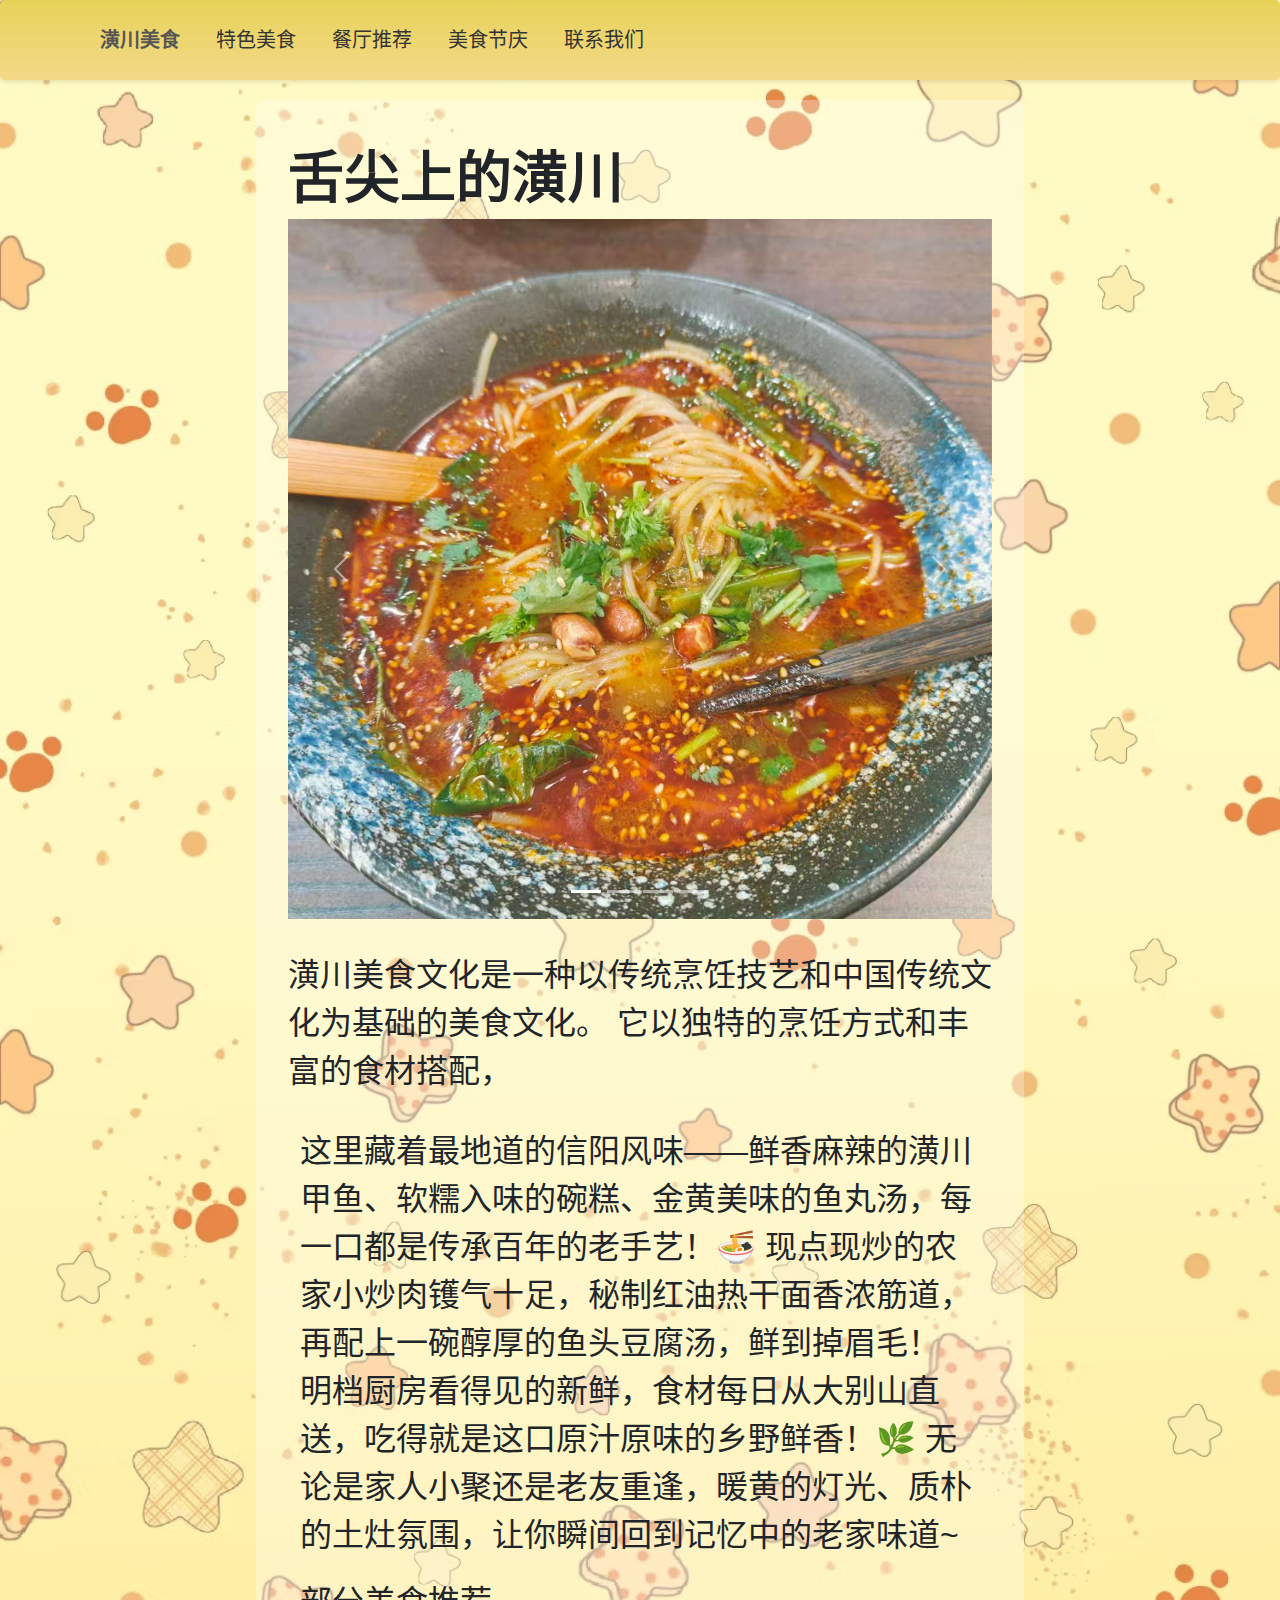
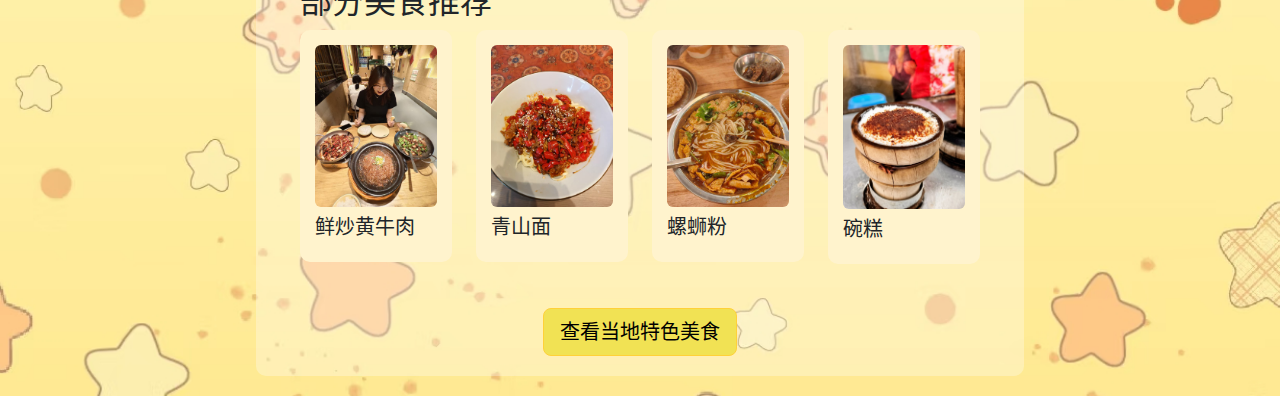
<file: index.html>
<!DOCTYPE html>
<html lang="zh-CN">

<head>
    <meta charset="UTF-8">
    <meta name="viewport" content="width=device-width, initial-scale=1.0">
    <title>潢川美食分享</title>
    <link href="bootstrap-5.3.6-dist/bootstrap-5.3.6-dist/css/bootstrap.min.css" rel=" stylesheet">
    <link rel="stylesheet" href="styles.css">
    <style>
        .food-card {
            background-color: #fff3cd;
            border-radius: 10px;
            padding: 15px;
            margin-bottom: 20px;
        }

        .lovely-text {
            font-family: 'Comic Sans MS', cursive, sans-serif;
            font-size: 2rem;
            margin-top: 2rem;
        }

        /* 设置导航栏固定高度 */
        .navbar {
            height: 80px;
            max-width: 100%;
            margin: 0 auto;
        }

        .navbar-nav .nav-link {
            line-height: 60px;
            padding: 0 15px;
        }

        /* 增大导航栏内链接的字体大小 */
        .navbar-nav .nav-link {
            line-height: 60px;
            padding: 0 15px;
            font-size: 20px;
        }

        .navbar-brand {
            line-height: 60px;
            font-size: 24px;
        }

        .navbar-brand {
            line-height: 60px;
        }

        .display-4.lovely-text {
            font-weight: bold;
        }

        #foodCarousel {
            height: 700px;
        }

        #foodCarousel .carousel-inner,
        #foodCarousel .carousel-item,
        #foodCarousel .carousel-item img {
            height: 100%;
            object-fit: cover;
        }
    </style>
</head>

<body>
    <!-- 导航栏 -->
    <nav class="navbar navbar-expand-lg navbar-light bg-light">
        <div class="container">
            <button class="navbar-toggler" type="button" data-bs-toggle="collapse" data-bs-target="#navbarNav"
                aria-controls="navbarNav" aria-expanded="false" aria-label="Toggle navigation">
                <span class="navbar-toggler-icon"></span>
            </button>
            <div class="collapse navbar-collapse" id="navbarNav">
                <ul class="navbar-nav">
                    <li class="nav-item">
                        <a class="nav-link active" href="index.html">潢川美食</a>
                    </li>
                    <li class="nav-item">
                        <a class="nav-link" href="specialties.html">特色美食</a>
                    </li>
                    <li class="nav-item">
                        <a class="nav-link" href="restaurants.html">餐厅推荐</a>
                    </li>
                    <li class="nav-item">
                        <a class="nav-link" href="festivals.html">美食节庆</a>
                    </li>
                    <li class="nav-item">
                        <a class="nav-link" href="contact.html">联系我们</a>
                    </li>
                </ul>
            </div>
        </div>
    </nav>

    <!-- 透明容器 -->
    <div class="transparent-container">
        <div class="container mt-4">
            <h1 class="display-4 bold-text">舌尖上的潢川</h1>
            <!-- 添加轮播图 -->
            <div id="foodCarousel" class="carousel slide" data-bs-ride="carousel" data-bs-interval="1500">
                <div class="carousel-indicators">
                    <button type="button" data-bs-target="#foodCarousel" data-bs-slide-to="0" class="active"
                        aria-current="true" aria-label="Slide 1"></button>
                    <button type="button" data-bs-target="#foodCarousel" data-bs-slide-to="1"
                        aria-label="Slide 2"></button>
                    <button type="button" data-bs-target="#foodCarousel" data-bs-slide-to="2"
                        aria-label="Slide 3"></button>
                    <button type="button" data-bs-target="#foodCarousel" data-bs-slide-to="3"
                        aria-label="Slide 4"></button>
                </div>
                <div class="carousel-inner">
                    <div class="carousel-item active">
                        <img src="img/food4.jpg" class="d-block w-100" alt="美食名称 4">
                    </div>
                    <div class="carousel-item">
                        <img src="img/food5.jpg" class="d-block w-100" alt="美食名称 5">
                    </div>
                    <div class="carousel-item">
                        <img src="img/food6.jpg" class="d-block w-100" alt="美食名称 6">
                    </div>
                    <div class="carousel-item">
                        <img src="img/food7.jpg" class="d-block w-100" alt="美食名称 7">
                    </div>
                </div>
                <button class="carousel-control-prev" type="button" data-bs-target="#foodCarousel" data-bs-slide="prev">
                    <span class="carousel-control-prev-icon" aria-hidden="true"></span>
                    <span class="visually-hidden">Previous</span>
                </button>
                <button class="carousel-control-next" type="button" data-bs-target="#foodCarousel" data-bs-slide="next">
                    <span class="carousel-control-next-icon" aria-hidden="true"></span>
                    <span class="visually-hidden">Next</span>
                </button>
            </div>

            <p class="lovely-text">
                潢川美食文化是一种以传统烹饪技艺和中国传统文化为基础的美食文化。
                它以独特的烹饪方式和丰富的食材搭配，

            <div class="container">
                <p class="lovely-text">这里藏着最地道的信阳风味——鲜香麻辣的潢川甲鱼、软糯入味的碗糕、金黄美味的鱼丸汤，每一口都是传承百年的老手艺！🍜
                    现点现炒的农家小炒肉镬气十足，秘制红油热干面香浓筋道，再配上一碗醇厚的鱼头豆腐汤，鲜到掉眉毛！
                    明档厨房看得见的新鲜，食材每日从大别山直送，吃得就是这口原汁原味的乡野鲜香！🌿 无论是家人小聚还是老友重逢，暖黄的灯光、质朴的土灶氛围，让你瞬间回到记忆中的老家味道~</p>

                <h2 class="mt-4">部分美食推荐</h2>
                <div class="row">
                    <div class="col-md-3">
                        <div class="food-card">
                            <img src="img/food1.jpg" class="img-fluid rounded" alt="美食名称 1">
                            <h5 class="mt-2">鲜炒黄牛肉</h5>
                        </div>
                    </div>
                    <div class="col-md-3">
                        <div class="food-card">
                            <img src="img/food2.jpg" class="img-fluid rounded" alt="美食名称 2">
                            <h5 class="mt-2">青山面</h5>
                        </div>
                    </div>
                    <div class="col-md-3">
                        <div class="food-card">
                            <img src="img/food3.jpg" class="img-fluid rounded" alt="美食名称 3">
                            <h5 class="mt-2">螺蛳粉</h5>
                        </div>
                    </div>
                    <div class="col-md-3">
                        <div class="food-card">
                            <img src="img/food8.jpg" class="img-fluid rounded" alt="美食名称 4">
                            <h5 class="mt-2">碗糕</h5>
                        </div>
                    </div>
                </div>

                <div class="text-center">
                    <a href="specialties.html" class="btn btn-primary btn-lg mt-4 custom-food-button">查看当地特色美食</a>
                </div>
            </div>

            <script src="bootstrap-5.3.6-dist/bootstrap-5.3.6-dist/js/bootstrap.bundle.js"></script>
            <script>
                document.addEventListener('DOMContentLoaded', function () {
                    const navBrand = document.querySelector('.navbar-brand');
                    const navLinks = document.querySelectorAll('.navbar-nav .nav-link');
                    const currentPath = window.location.pathname.split('/').pop();
                    navBrand.classList.remove('active');
                    navLinks.forEach(link => {
                        link.classList.remove('active');
                    });

                    if (currentPath === 'index.html' || currentPath === '') {
                        navBrand.classList.add('active');
                    } else {
                        navLinks.forEach(link => {
                            if (link.getAttribute('href') === currentPath) {
                                link.classList.add('active');
                            }
                        });
                    }
                });
            </script>
</body>

</html>
</file>
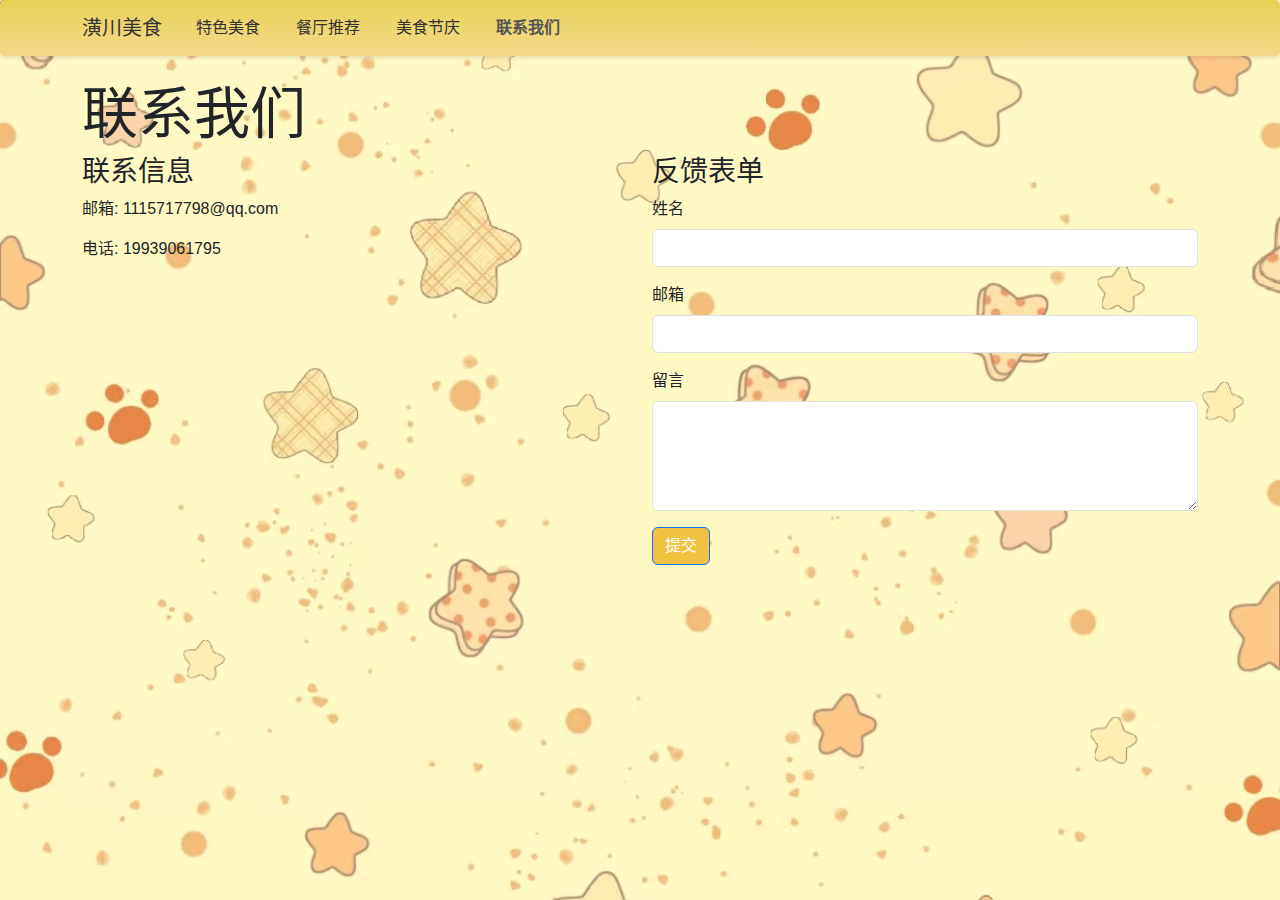
<file: contact.html>
<!DOCTYPE html>
<html lang="zh-CN">

<head>
    <meta charset="UTF-8">
    <meta name="viewport" content="width=device-width, initial-scale=1.0">
    <title>联系我们</title>
    <link href="bootstrap-5.3.6-dist/bootstrap-5.3.6-dist/css/bootstrap.min.css" rel=" stylesheet">
    <link rel="stylesheet" href="styles.css">
</head>

<body>
    <!-- 导航栏替换为以下代码 -->
    <nav class="navbar navbar-expand-lg navbar-light bg-light">
        <div class="container">
            <a class="navbar-brand" href="index.html">潢川美食</a>
            <button class="navbar-toggler" type="button" data-bs-toggle="collapse" data-bs-target="#navbarNav"
                aria-controls="navbarNav" aria-expanded="false" aria-label="Toggle navigation">
                <span class="navbar-toggler-icon"></span>
            </button>
            <div class="collapse navbar-collapse" id="navbarNav">
                <ul class="navbar-nav">
                    <li class="nav-item">
                        <a class="nav-link" href="specialties.html">特色美食</a>
                    </li>
                    <li class="nav-item">
                        <a class="nav-link" href="restaurants.html">餐厅推荐</a>
                    </li>
                    <li class="nav-item">
                        <a class="nav-link" href="festivals.html">美食节庆</a>
                    </li>
                    <li class="nav-item">
                        <a class="nav-link active" href="contact.html">联系我们</a>
                    </li>
                </ul>
            </div>
        </div>
    </nav>

    <div class="container mt-4">
        <h1 class="display-4">联系我们</h1>
        <div class="row">
            <div class="col-md-6">
                <h3>联系信息</h3>
                <p>邮箱: 1115717798@qq.com</p>
                <p>电话: 19939061795</p>
            </div>
            <div class="col-md-6">
                <h3>反馈表单</h3>
                <form>
                    <div class="mb-3">
                        <label for="name" class="form-label">姓名</label>
                        <input type="text" class="form-control" id="name" required>
                    </div>
                    <div class="mb-3">
                        <label for="email" class="form-label">邮箱</label>
                        <input type="email" class="form-control" id="email" required>
                    </div>
                    <div class="mb-3">
                        <label for="message" class="form-label">留言</label>
                        <textarea class="form-control" id="message" rows="4" required></textarea>
                    </div>
                    <button type="submit" class="btn btn-primary"
                        style="background-color: rgb(241, 194, 64);">提交</button>
                </form>
            </div>
        </div>
    </div>

    <script src="bootstrap-5.3.6-dist/bootstrap-5.3.6-dist/js/bootstrap.bundle.js"></script>
</body>

</html>
</file>
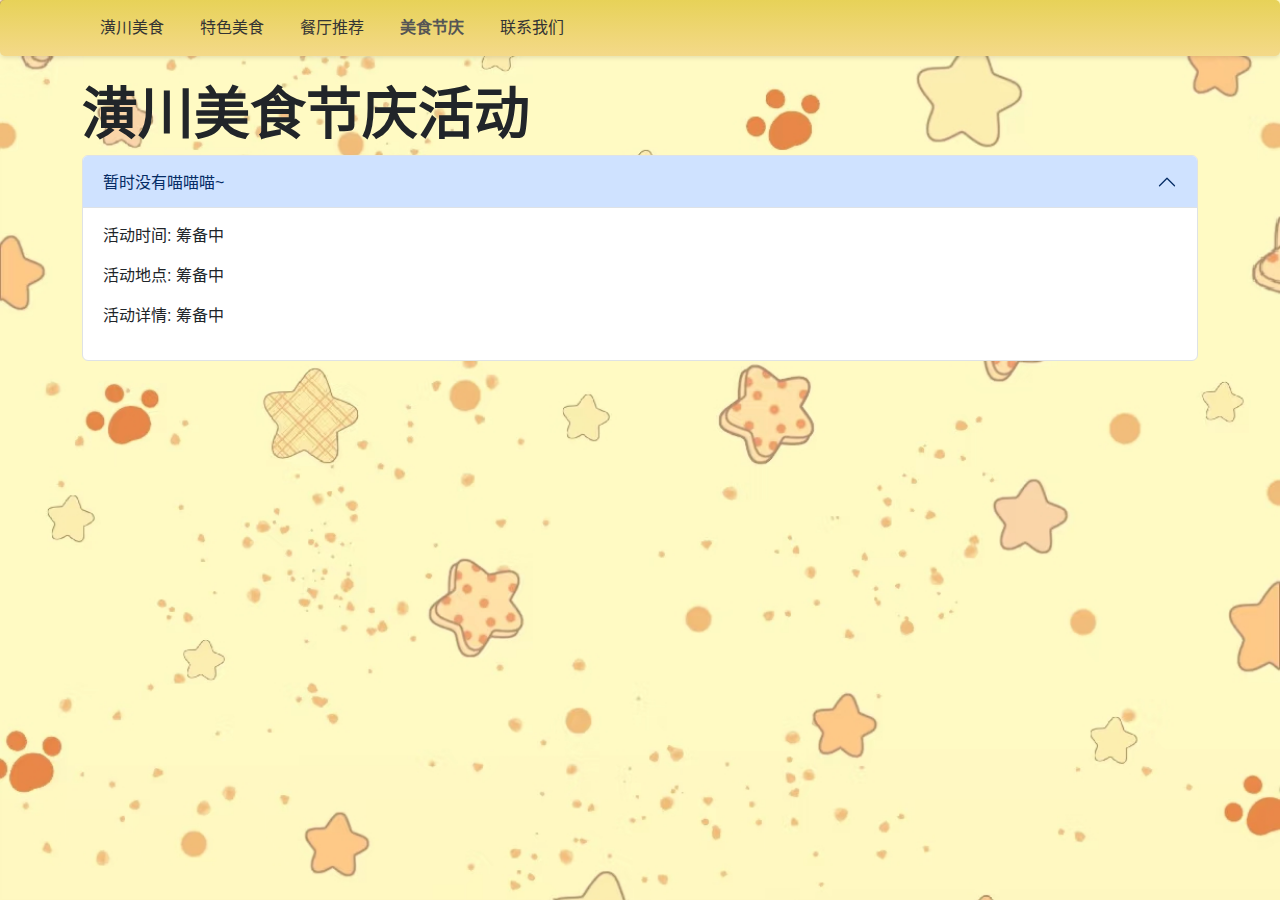
<file: festivals.html>
<!DOCTYPE html>
<html lang="zh-CN">

<head>
    <meta charset="UTF-8">
    <meta name="viewport" content="width=device-width, initial-scale=1.0">
    <title>潢川美食节庆活动</title>
    <link href="bootstrap-5.3.6-dist/bootstrap-5.3.6-dist/css/bootstrap.min.css" rel=" stylesheet">
    <link rel="stylesheet" href="styles.css">
</head>

<body>
    <!-- 导航栏替换为以下代码 -->
    <nav class="navbar navbar-expand-lg navbar-light bg-light">
        <div class="container">
            <button class="navbar-toggler" type="button" data-bs-toggle="collapse" data-bs-target="#navbarNav"
                aria-controls="navbarNav" aria-expanded="false" aria-label="Toggle navigation">
                <span class="navbar-toggler-icon"></span>
            </button>
            <div class="collapse navbar-collapse" id="navbarNav">
                <ul class="navbar-nav">
                    <li class="nav-item">
                        <a class="nav-link" href="index.html">潢川美食</a>
                    </li>
                    <li class="nav-item">
                        <a class="nav-link" href="specialties.html">特色美食</a>
                    </li>
                    <li class="nav-item">
                        <a class="nav-link" href="restaurants.html">餐厅推荐</a>
                    </li>
                    <li class="nav-item">
                        <a class="nav-link active" href="festivals.html">美食节庆</a>
                    </li>
                    <li class="nav-item">
                        <a class="nav-link" href="contact.html">联系我们</a>
                    </li>
                </ul>
            </div>
        </div>
    </nav>
    <div class="container mt-4">
        <h1 class="display-4" style="font-weight: bold;">潢川美食节庆活动</h1>
        <div class="accordion" id="festivalAccordion">
            <div class="accordion-item">
                <h2 class="accordion-header">
                    <button class="accordion-button" type="button" data-bs-toggle="collapse"
                        data-bs-target="#collapseOne" aria-expanded="true" aria-controls="collapseOne">
                        暂时没有喵喵喵~
                    </button>
                </h2>
                <div id="collapseOne" class="accordion-collapse collapse show" data-bs-parent="#festivalAccordion">
                    <div class="accordion-body">
                        <p>活动时间: 筹备中</p>
                        <p>活动地点: 筹备中</p>
                        <p>活动详情: 筹备中</p>
                    </div>
                </div>
            </div>
        </div>
    </div>

    <script src="bootstrap-5.3.6-dist/bootstrap-5.3.6-dist/js/bootstrap.bundle.js"></script>
</body>

</html>
</file>
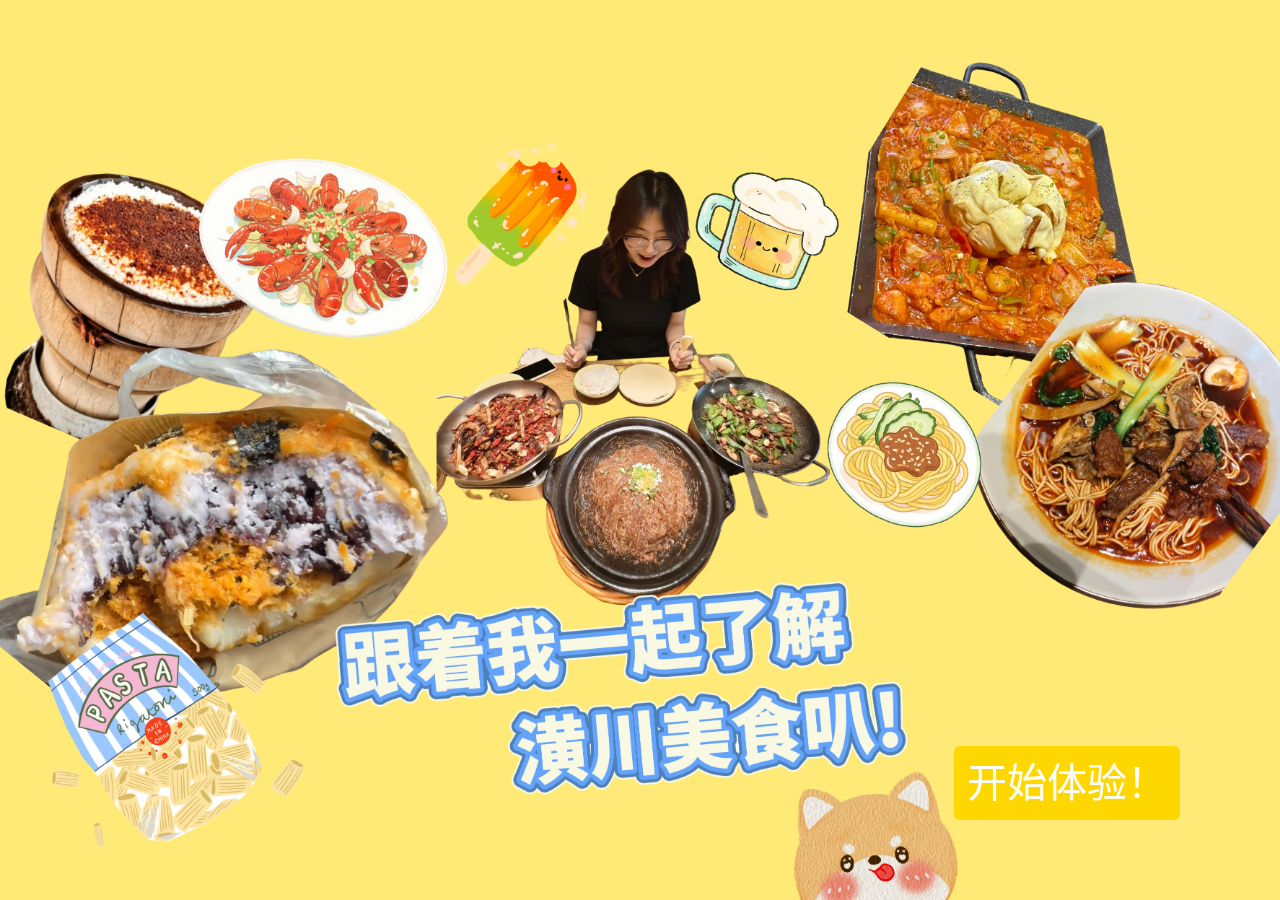
<file: new_index.html>
<!DOCTYPE html>
<html lang="zh-CN">

<head>
    <meta charset="UTF-8">
    <meta name="viewport" content="width=device-width, initial-scale=1.0">
    <title>新首页</title>
    <link href="bootstrap-5.3.6-dist/bootstrap-5.3.6-dist/css/bootstrap.min.css" rel="stylesheet">
    <link rel="stylesheet" href="styles.css">
    <style>
        body {
            background-image: url('img/yummy.jpg');
            background-size: cover;
            background-repeat: no-repeat;
            background-position: center center;
            height: 100vh;
            margin: 0;
            position: relative;
        }

        .start-button {
            position: fixed;
            right: 100px;
            bottom: 80px;
            background-color: #ffd700;
            color: white;
            font-family: 'Comic Sans MS', cursive, sans-serif;
            font-size: 2.5rem;
            animation: blink 1s infinite;
        }

        @keyframes blink {
            0% {
                box-shadow: 0 0 10px #ffd700;
            }

            50% {
                box-shadow: 0 0 30px #ffd700;
            }

            100% {
                box-shadow: 0 0 10px #ffd700;
            }
        }
    </style>
</head>

<body>
    <a href="index.html" class="btn start-button">开始体验！</a>
    <script src="bootstrap-5.3.6-dist/bootstrap-5.3.6-dist/js/bootstrap.bundle.js"></script>
</body>

</html>
</file>
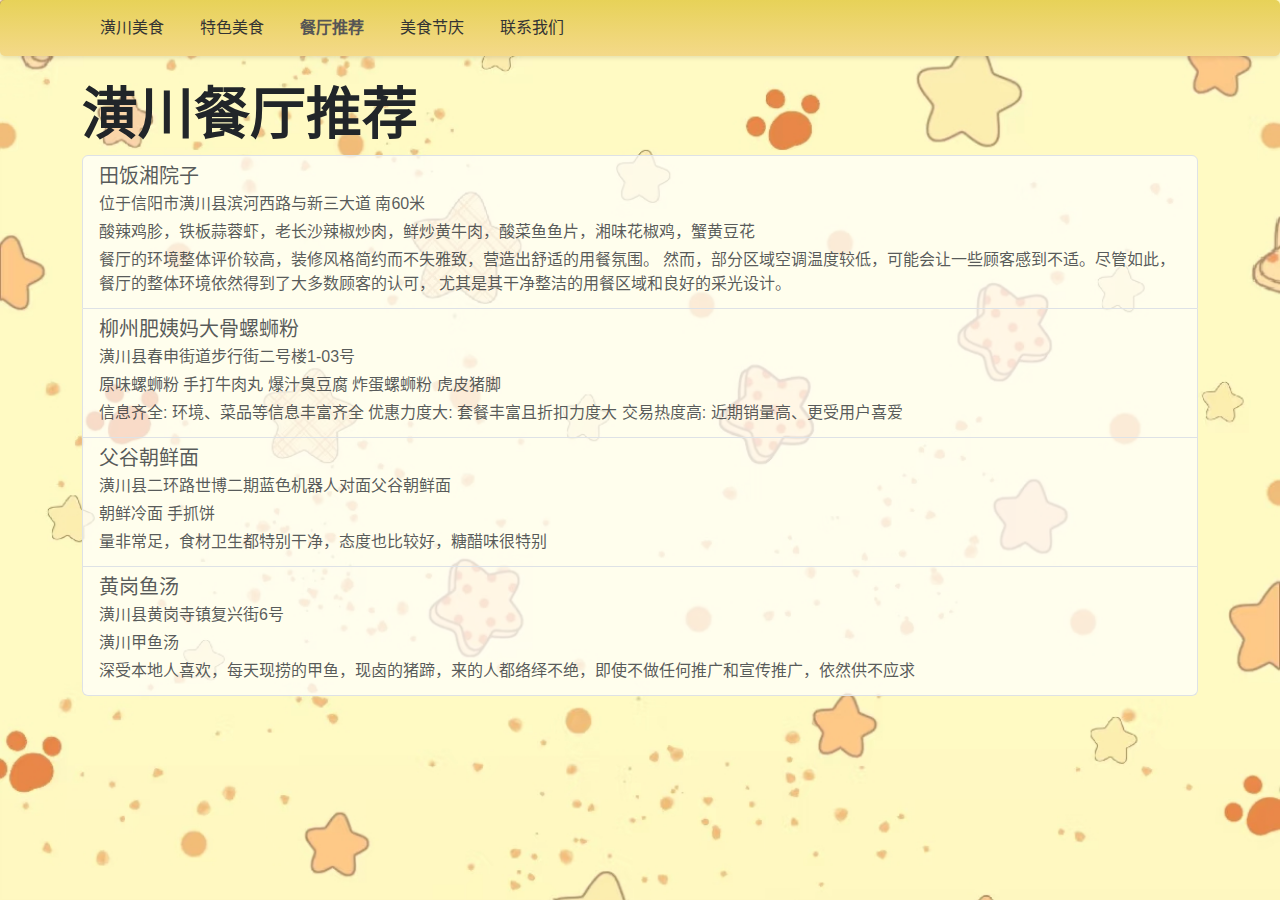
<file: restaurants.html>
<!DOCTYPE html>
<html lang="zh-CN">

<head>
    <meta charset="UTF-8">
    <meta name="viewport" content="width=device-width, initial-scale=1.0">
    <title class="bold-text">潢川餐厅推荐</title>
    <link href="bootstrap-5.3.6-dist/bootstrap-5.3.6-dist/css/bootstrap.min.css" rel=" stylesheet">
    <link rel="stylesheet" href="styles.css">
</head>

<body>
    <!-- 导航栏替换为以下代码 -->
    <nav class="navbar navbar-expand-lg navbar-light bg-light">
        <div class="container">
            <button class="navbar-toggler" type="button" data-bs-toggle="collapse" data-bs-target="#navbarNav"
                aria-controls="navbarNav" aria-expanded="false" aria-label="Toggle navigation">
                <span class="navbar-toggler-icon"></span>
            </button>
            <div class="collapse navbar-collapse" id="navbarNav">
                <ul class="navbar-nav">
                    <li class="nav-item">
                        <a class="nav-link" href="index.html">潢川美食</a>
                    </li>
                    <li class="nav-item">
                        <a class="nav-link" href="specialties.html">特色美食</a>
                    </li>
                    <li class="nav-item">
                        <a class="nav-link active" href="restaurants.html">餐厅推荐</a>
                    </li>
                    <li class="nav-item">
                        <a class="nav-link" href="festivals.html">美食节庆</a>
                    </li>
                    <li class="nav-item">
                        <a class="nav-link" href="contact.html">联系我们</a>
                    </li>
                </ul>
            </div>
        </div>
    </nav>

    </nav>

    <div class="container mt-4">
        <h1 class="display-4 bold-text">潢川餐厅推荐</h1>
        <div class="list-group">
            <div class="list-group-item list-group-item-action transparent-list-group-item">
                <h5 class="mb-1">田饭湘院子</h5>
                <p class="mb-1">位于信阳市潢川县滨河西路与新三大道 南60米</p>
                <p class="mb-1">酸辣鸡胗，铁板蒜蓉虾，老长沙辣椒炒肉，鲜炒黄牛肉，酸菜鱼鱼片，湘味花椒鸡，蟹黄豆花</p>
                <p class="mb-1">餐厅的环境整体评价较高，装修风格简约而不失雅致，营造出舒适的用餐氛围。
                    然而，部分区域空调温度较低，可能会让一些顾客感到不适。尽管如此，
                    餐厅的整体环境依然得到了大多数顾客的认可，
                    尤其是其干净整洁的用餐区域和良好的采光设计。</p>
            </div>
            <div class="list-group-item list-group-item-action transparent-list-group-item">
                <h5 class="mb-1">柳州肥姨妈大骨螺蛳粉</h5>
                <p class="mb-1">潢川县春申街道步行街二号楼1-03号</p>
                <p class="mb-1">原味螺蛳粉 手打牛肉丸 爆汁臭豆腐 炸蛋螺蛳粉 虎皮猪脚</p>
                <p class="mb-1">信息齐全: 环境、菜品等信息丰富齐全
                    优惠力度大: 套餐丰富且折扣力度大
                    交易热度高: 近期销量高、更受用户喜爱</p>
            </div>
            <div class="list-group-item list-group-item-action transparent-list-group-item">
                <h5 class="mb-1">父谷朝鲜面</h5>
                <p class="mb-1">潢川县二环路世博二期蓝色机器人对面父谷朝鲜面</p>
                <p class="mb-1">朝鲜冷面 手抓饼</p>
                <p class="mb-1">量非常足，食材卫生都特别干净，态度也比较好，糖醋味很特别</p>
            </div>
            <div class="list-group-item list-group-item-action transparent-list-group-item">
                <h5 class="mb-1">黄岗鱼汤</h5>
                <p class="mb-1">潢川县黄岗寺镇复兴街6号</p>
                <p class="mb-1">潢川甲鱼汤</p>
                <p class="mb-1">深受本地人喜欢，每天现捞的甲鱼，现卤的猪蹄，来的人都络绎不绝，即使不做任何推广和宣传推广，依然供不应求</p>
            </div>
        </div>
    </div>

    <script src="bootstrap-5.3.6-dist/bootstrap-5.3.6-dist/js/bootstrap.bundle.js"></script>
</body>

</html>
</file>
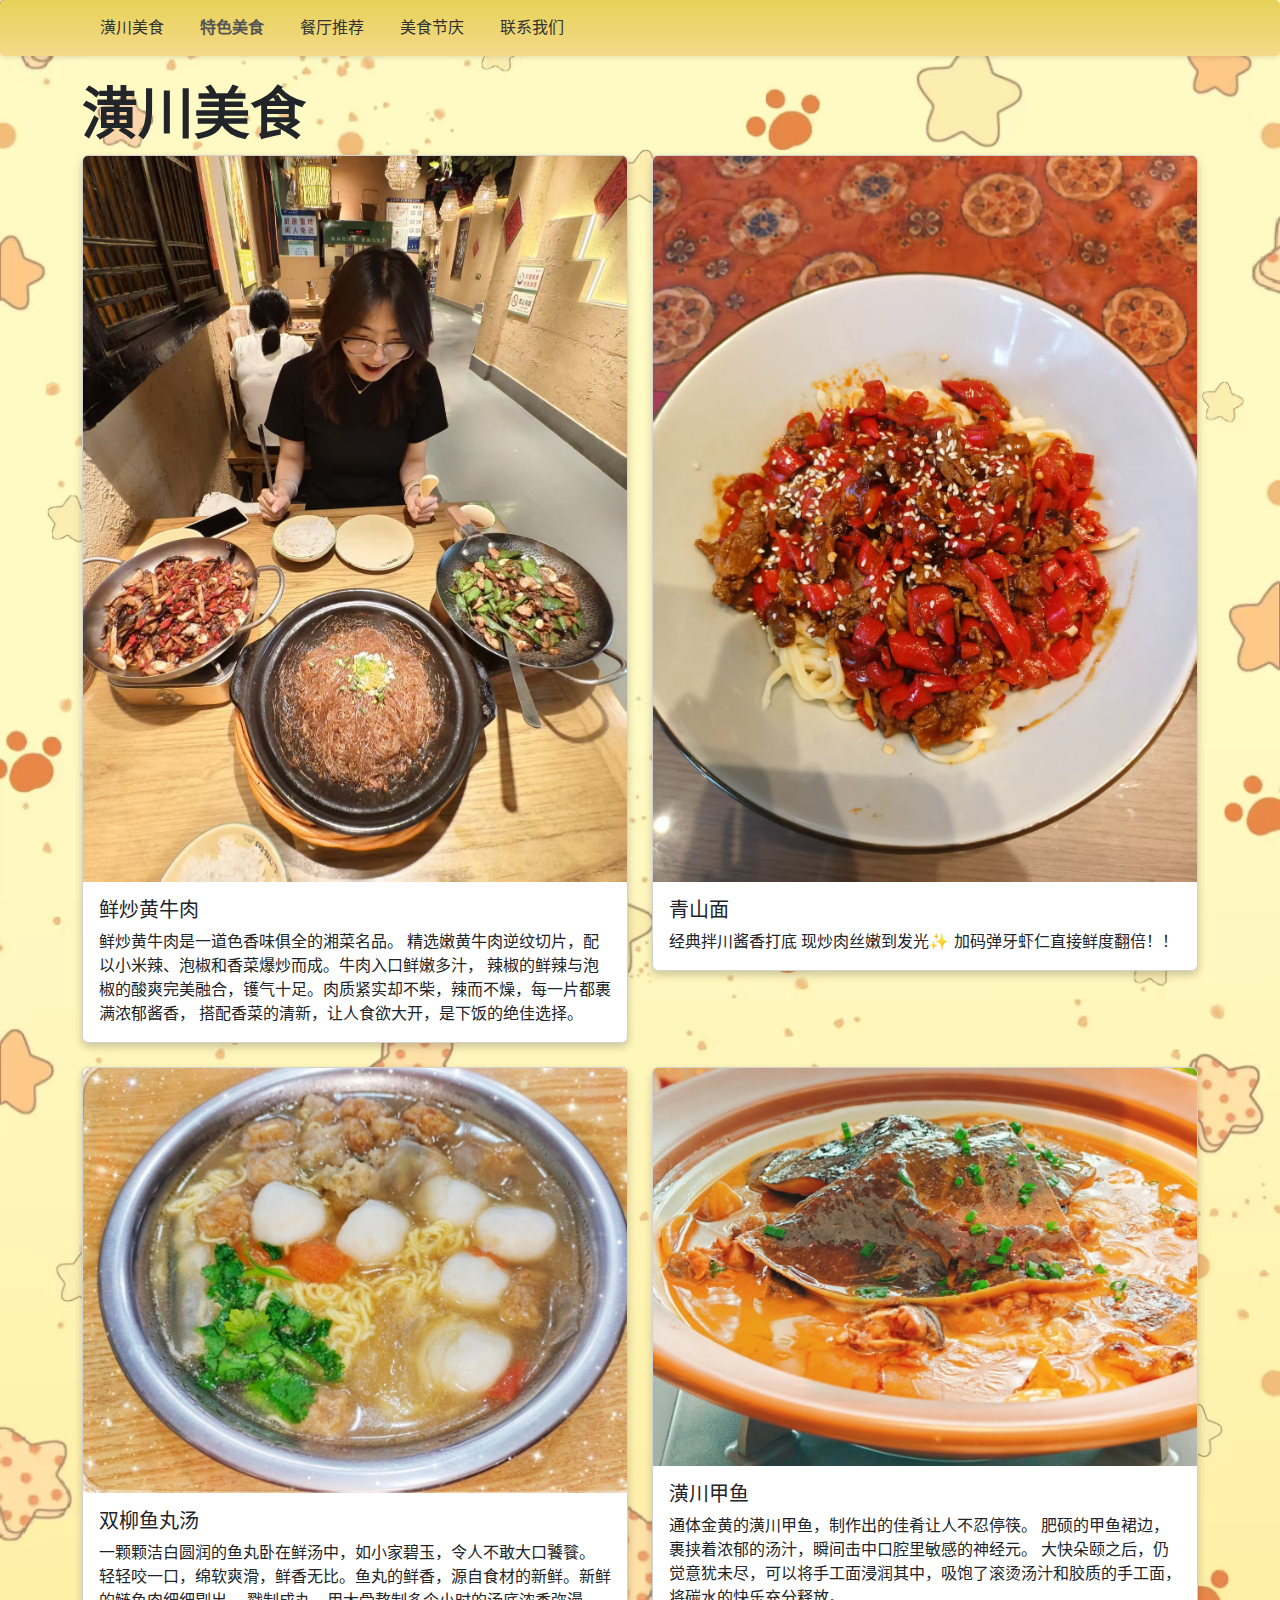
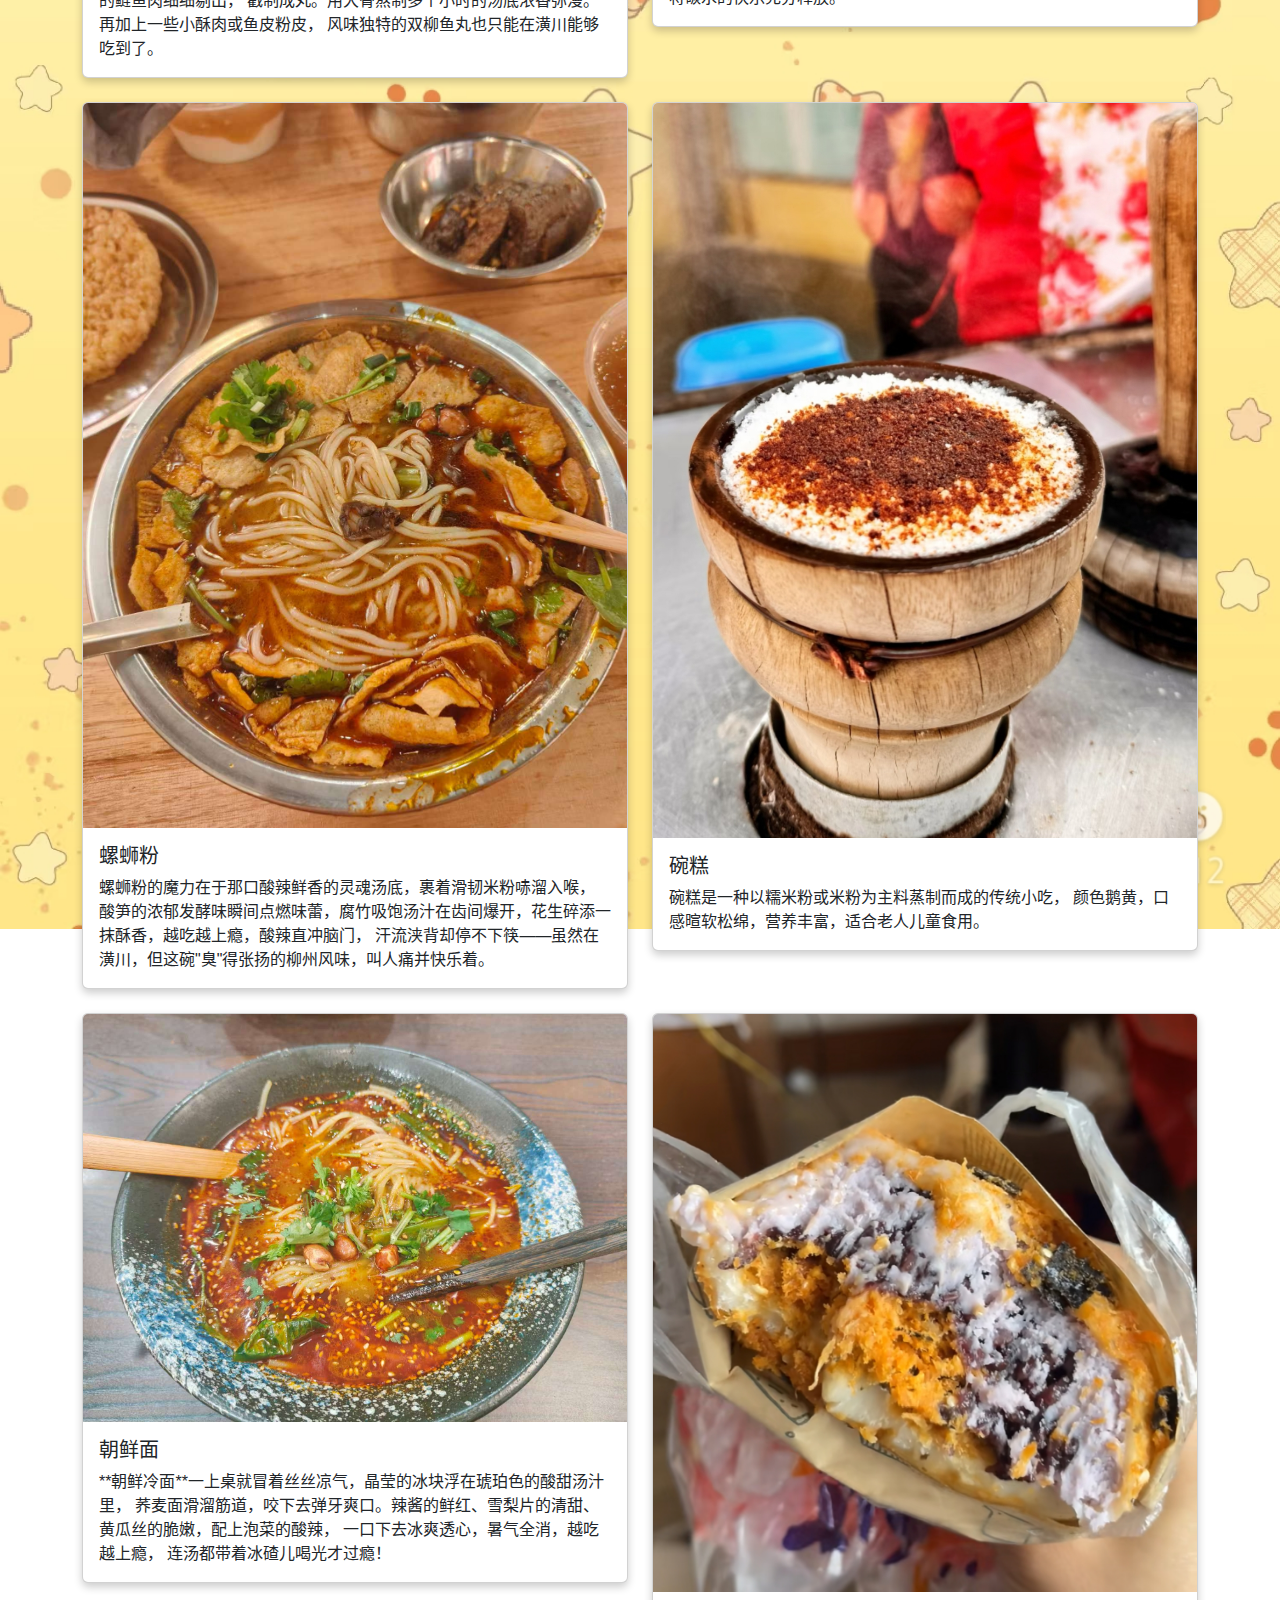
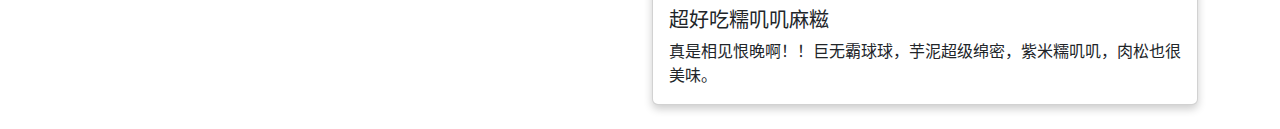
<file: specialties.html>
<!DOCTYPE html>
<html lang="zh-CN">

<head>
    <meta charset="UTF-8">
    <meta name="viewport" content="width=device-width, initial-scale=1.0">
    <title class="bold-text">潢川美食</title>
    <link href="bootstrap-5.3.6-dist/bootstrap-5.3.6-dist/css/bootstrap.min.css" rel=" stylesheet">
    <link rel="stylesheet" href="styles.css">
</head>

<body>
    <!-- 导航栏替换为以下代码 -->
    <nav class="navbar navbar-expand-lg navbar-light bg-light">
        <div class="container">
            <button class="navbar-toggler" type="button" data-bs-toggle="collapse" data-bs-target="#navbarNav"
                aria-controls="navbarNav" aria-expanded="false" aria-label="Toggle navigation">
                <span class="navbar-toggler-icon"></span>
            </button>
            <div class="collapse navbar-collapse" id="navbarNav">
                <ul class="navbar-nav">
                    <li class="nav-item">
                        <a class="nav-link" href="index.html">潢川美食</a>
                    </li>
                    <li class="nav-item">
                        <a class="nav-link active" href="specialties.html">特色美食</a>
                    </li>
                    <li class="nav-item">
                        <a class="nav-link" href="restaurants.html">餐厅推荐</a>
                    </li>
                    <li class="nav-item">
                        <a class="nav-link" href="festivals.html">美食节庆</a>
                    </li>
                    <li class="nav-item">
                        <a class="nav-link" href="contact.html">联系我们</a>
                    </li>
                </ul>
            </div>
        </div>
    </nav>

    <div class="container mt-4">
        <h1 class="display-4" style="font-weight: bold;">潢川美食</h1>
        <div class="row">
            <div class="col-md-6 mb-4">
                <div class="card">
                    <img src="img/food1.jpg" class="card-img-top" alt="美食名称 1">
                    <div class="card-body">
                        <h5 class="card-title">鲜炒黄牛肉</h5>
                        <p class="card-text">鲜炒黄牛肉是一道色香味俱全的湘菜名品。
                            精选嫩黄牛肉逆纹切片，配以小米辣、泡椒和香菜爆炒而成。牛肉入口鲜嫩多汁，
                            辣椒的鲜辣与泡椒的酸爽完美融合，镬气十足。肉质紧实却不柴，辣而不燥，每一片都裹满浓郁酱香，
                            搭配香菜的清新，让人食欲大开，是下饭的绝佳选择。</p>
                    </div>
                </div>
            </div>
            <div class="col-md-6 mb-4">
                <div class="card">
                    <img src="img/food2.jpg" class="card-img-top" alt="美食名称 2">
                    <div class="card-body">
                        <h5 class="card-title">青山面</h5>
                        <p class="card-text">经典拌川酱香打底 现炒肉丝嫩到发光✨
                            加码弹牙虾仁直接鲜度翻倍！！</p>
                    </div>
                </div>
            </div>
            <div class="col-md-6 mb-4">
                <div class="card">
                    <img src="img/food5.jpg" class="card-img-top" alt="美食名称 3">
                    <div class="card-body">
                        <h5 class="card-title">双柳鱼丸汤</h5>
                        <p class="card-text">一颗颗洁白圆润的鱼丸卧在鲜汤中，如小家碧玉，令人不敢大口饕餮。
                            轻轻咬一口，绵软爽滑，鲜香无比。鱼丸的鲜香，源自食材的新鲜。新鲜的鲢鱼肉细细剔出，
                            戳制成丸。用大骨熬制多个小时的汤底浓香弥漫。再加上一些小酥肉或鱼皮粉皮，
                            风味独特的双柳鱼丸也只能在潢川能够吃到了。</p>
                    </div>
                </div>
            </div>
            <div class="col-md-6 mb-4">
                <div class="card">
                    <img src="img/food6.jpg" class="card-img-top" alt="美食名称 4">
                    <div class="card-body">
                        <h5 class="card-title">潢川甲鱼</h5>
                        <p class="card-text">通体金黄的潢川甲鱼，制作出的佳肴让人不忍停筷。
                            肥硕的甲鱼裙边，裹挟着浓郁的汤汁，瞬间击中口腔里敏感的神经元。
                            大快朵颐之后，仍觉意犹未尽，可以将手工面浸润其中，吸饱了滚烫汤汁和胶质的手工面，
                            将碳水的快乐充分释放。</p>
                    </div>
                </div>
            </div>
            <div class="col-md-6 mb-4">
                <div class="card">
                    <img src="img/food3.jpg" class="card-img-top" alt="美食名称 5">
                    <div class="card-body">
                        <h5 class="card-title">螺蛳粉</h5>
                        <p class="card-text">螺蛳粉的魔力在于那口酸辣鲜香的灵魂汤底，裹着滑韧米粉哧溜入喉，
                            酸笋的浓郁发酵味瞬间点燃味蕾，腐竹吸饱汤汁在齿间爆开，花生碎添一抹酥香，越吃越上瘾，酸辣直冲脑门，
                            汗流浃背却停不下筷——虽然在潢川，但这碗"臭"得张扬的柳州风味，叫人痛并快乐着。</p>
                    </div>
                </div>
            </div>
            <div class="col-md-6 mb-4">
                <div class="card">
                    <img src="img/food8.jpg" class="card-img-top" alt="美食名称 6">
                    <div class="card-body">
                        <h5 class="card-title">碗糕</h5>
                        <p class="card-text">碗糕是一种以糯米粉或米粉为主料蒸制而成的传统小吃，
                            颜色鹅黄，口感暄软松绵，营养丰富，适合老人儿童食用。</p>
                    </div>
                </div>
            </div>
            <div class="col-md-6 mb-4">
                <div class="card">
                    <img src="img/food4.jpg" class="card-img-top" alt="美食名称 7">
                    <div class="card-body">
                        <h5 class="card-title">朝鲜面</h5>
                        <p class="card-text">**朝鲜冷面**一上桌就冒着丝丝凉气，晶莹的冰块浮在琥珀色的酸甜汤汁里，
                            荞麦面滑溜筋道，咬下去弹牙爽口。辣酱的鲜红、雪梨片的清甜、黄瓜丝的脆嫩，配上泡菜的酸辣，
                            一口下去冰爽透心，暑气全消，越吃越上瘾，
                            连汤都带着冰碴儿喝光才过瘾！</p>
                    </div>
                </div>
            </div>
            <div class="col-md-6 mb-4">
                <div class="card">
                    <img src="img/food9.jpg" class="card-img-top" alt="美食名称 8">
                    <div class="card-body">
                        <h5 class="card-title">超好吃糯叽叽麻糍</h5>
                        <p class="card-text">真是相见恨晚啊！！巨无霸球球，芋泥超级绵密，紫米糯叽叽，肉松也很美味。</p>
                    </div>
                </div>
            </div>
        </div>
    </div>

    <script src="bootstrap-5.3.6-dist/bootstrap-5.3.6-dist/js/bootstrap.bundle.js"></script>
</body>

</html>
</file>
<file: styles.css>
body {
    font-family: 'Microsoft YaHei', sans-serif;
    background-image: url('img/background.jpg');
    background-size: cover;
    background-repeat: no-repeat;
    background-attachment: fixed;
}

.transparent-container {
    background-color: rgba(255, 255, 255, 0.3);
    margin: 20px auto;
    padding: 20px;
    max-width: 60%;
    /* 让透明框更窄，将最大宽度改为 60% */
    border-radius: 10px;
}

.card {
    box-shadow: 0 4px 8px 0 rgba(0, 0, 0, 0.2);
    transition: 0.3s;
}

.card:hover {
    box-shadow: 0 8px 16px 0 rgba(0, 0, 0, 0.2);
}

/* 美化导航栏 */
.navbar {
    background: linear-gradient(to bottom, #e7d258, #f4d989);
    /* 添加背景渐变 */
    box-shadow: 0 2px 4px rgba(0, 0, 0, 0.1);
    /* 添加阴影 */
    border-radius: 5px;
    /* 添加圆角 */
    margin-bottom: 20px;
    /* 底部边距 */
}

.navbar-brand {
    color: #333;
    /* 品牌文字颜色 */
    /* 删除 font-weight: bold; 这一行，让文字不再一直加粗 */
    transition: color 0.3s ease;
    /* 添加颜色过渡效果 */
}

.navbar-brand:hover {
    color: #555;
    /* 鼠标悬停时品牌文字颜色 */
}

.navbar-nav .nav-link {
    color: #333;
    /* 导航链接文字颜色 */
    font-weight: 500;
    /* 导航链接文字粗细 */
    margin: 0 10px;
    /* 导航链接左右边距 */
    transition: color 0.3s ease, transform 0.3s ease;
    /* 添加颜色和缩放过渡效果 */
}

.navbar-nav .nav-link:hover {
    color: #555;
    /* 鼠标悬停时导航链接文字颜色 */
    transform: scale(1.1);
    /* 鼠标悬停时导航链接缩放 */
}

.navbar-nav .nav-link.active {
    color: #555;
    /* 激活状态下导航链接文字颜色 */
    font-weight: bold;
    /* 激活状态下导航链接文字加粗 */
}
.bold-text {
    font-weight: bold;
}

/* 设置按钮为奶黄色 */
.custom-food-button {
    background-color: #f1e254;
    border-color: #ffd139;
    color: #000000;
    /* 设置文字颜色 */
}

.custom-food-button:hover {
    background-color: #ffe9a3;
    /* 鼠标悬停时颜色变深 */
    border-color: #ffe9a3;
}

.transparent-list-group-item {
    background-color: rgba(255, 255, 255, 0.7); /* 微微透明的白色背景，最后一个参数 0.7 表示透明度，可以根据需要调整 */
}
.bold-text { font-weight: bold; }
</file>
